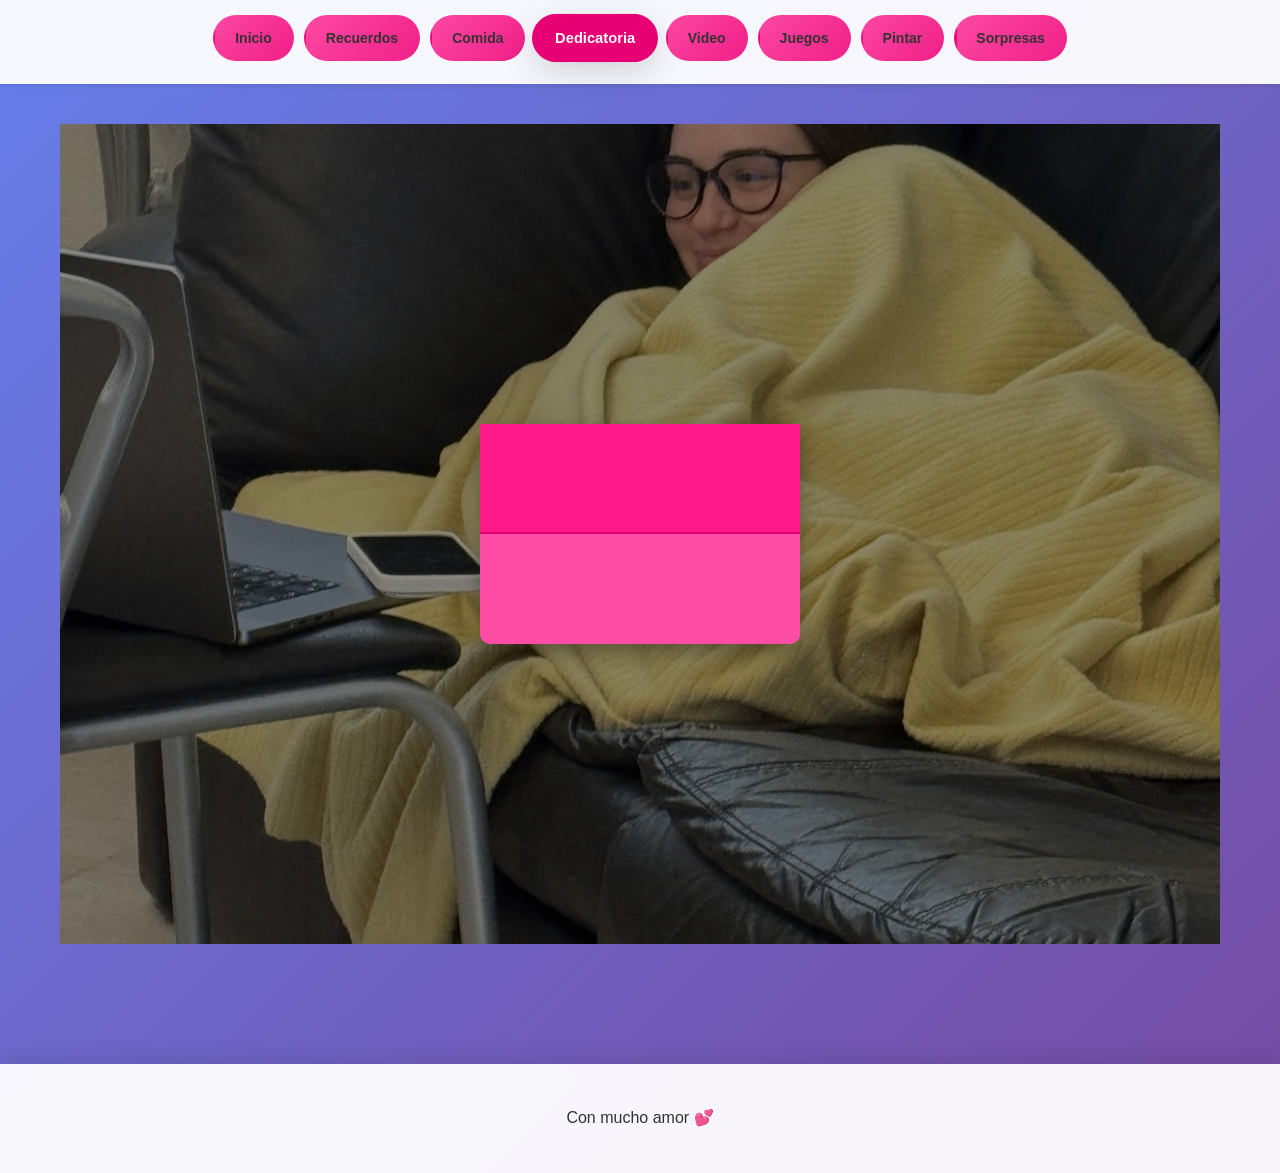
<file: Documents/RegaloC-main/dedicatoria/dedicatoria.html>
<!DOCTYPE html>
<html lang="es">
<head>
  <meta charset="UTF-8" />
  <meta name="viewport" content="width=device-width, initial-scale=1.0" />
  <title>Dedicatoria ❤️</title>
  <link rel="preconnect" href="https://fonts.googleapis.com">
  <link rel="preconnect" href="https://fonts.gstatic.com" crossorigin>
  <link href="https://fonts.googleapis.com/css2?family=Lora&display=swap" rel="stylesheet">

  <link rel="stylesheet" href="../css/global.css" />
  <link rel="stylesheet" href="../css/pages/dedicatoria.css" />
</head>
<body>
  <header>
    <nav>
      <ul>
        <li><a href="../index.html">Inicio</a></li>
        <li><a href="../recuerdos/recuerdos.html">Recuerdos</a></li>
        <li><a href="../comida/comida.html">Comida</a></li>
        <li><a href="../dedicatoria/dedicatoria.html" class="active">Dedicatoria</a></li>
        <li><a href="../video/video.html">Video</a></li>
        <li><a href="../juegos/juegos.html">Juegos</a></li>
        <li><a href="../pintar/pintar.html">Pintar</a></li>
        <li><a href="../extras/extras.html">Sorpresas</a></li>
      </ul>
    </nav>
  </header>

  <main>
    <section class="dedicatoria">
      
      <div class="envelope">
        <div class="flap"></div>
      </div>

      <div class="letter">
        <span class="close-letter">&times;</span>
        <h2>💌 Para vos</h2>
        <p id="dedicatoria-text">
            Carta para C<br>
            Hola C,<br>
            Hoy es 26 de agosto de 2025 y justo nos acabamos de “pelear” porque, como un boludo, te dije que “no éramos nada”.
            Qué pelotudo fui. Igual, admito que me causa gracia molestarte (perdón 😁). Es mi love language, jejeje.<br>
            Quería aprovechar este momento para empezar esta cartita, que asumo vas a estar leyendo el día de tu cumpleaños: tranquila, feliz, rodeada de todos los que te queremos… 
            y conmigo, que te amo con el alma.<br>
            Si hoy me preguntaras “qué somos”, te diría que no lo sé, porque la verdad es que no puedo decidirlo. Sos todo. En tan poco tiempo te volviste mi mundo entero. 
            Llegaste para mostrarme lo que realmente me merezco, lo que es el amor puro y verdadero. Y quién sabe… ojalá algún día pueda acompañarte en tu vida como “mi hombre”.<br>
            Me acuerdo de lo que me dijo la médica en el consultorio 7: “Cerrá los ojos y confiá, porque la fidelidad es de uno. No te fijes en el otro, fijate en lo fiel que sos vos”.
            Y sabiendo eso, quiero que sepas que estoy dispuesto a lo que sea con vos y por vos.<br>
            Muchas veces me pregunto cómo fue que terminamos acá, así, juntos en este momento. Y no le encuentro una explicación exacta.
            Pero hay algo que sí sé: cada TikTok que te mando representa lo que siento. Y eso es conexión. Con vos encontré esa conexión que no tengo con nadie más.<br>
            Siento que cada día nos volvemos más unidos, que se va perdiendo ese miedo o ese tabú de decir “che, loco, quiero que seas mi novia” o “te voy a robar”.
            Antes ni en pedo me hubiese animado a decírtelo por miedo a asustarte, pero la primera vez que lo hice y vi que era mutuo, entendí que vos también lo querías. Amooooor.<br>
            Quiero que sepas que te amo como a nadie. Que, por más tibio que parezca, daría la vida por vos. Que jamás permitiría que alguien te lastime. Que sos mi todo, y nunca me voy a alejar de vos.
            Y si la vida, por alguna razón, nos llegara a separar, siempre vas a ser la dueña de mi corazón. Porque te lo merecés, porque te lo ganaste.<br>
            Algo que siempre me hace pensar en vos es ese día en la Facultad de Derecho, cuando yo estaba tan mal anímicamente y te pregunté: “¿Por qué te seguís quedando conmigo?”.
            Y vos nunca me soltaste la mano. Eso es único. En las buenas y en las malas, en la salud y en la enfermedad. De eso se trata la vida al fin y al cabo.
            Y sin ser “nada”, lo fuimos y lo somos TODO.<br>
            Otro momento muy gracioso y lindo fue cuando caí de sorpresa hace poco a Fentos y me trataron de ladrón. Ese viejo hijo de puta me arruinó la sorpresa 😂. 
            Pero bueno, es algo que algún día le vamos a contar a nuestros hijos como una linda anécdota.<br>
            Algo que deseo con el alma es que sigamos conociéndonos, que sigamos confiando el uno en el otro. Algo que me dijiste desde el primer día es que vos no confiás en NADIE, en ningún hombre.
            Pero yo llegué para cambiar eso. Yo voy a lograr que pongas las manos en el fuego por mí, porque voy a ser el hombre más fiel del mundo si es por vos.
            Me hacés muy feliz y me llenás el alma de amor y alegría. Nunca te cambiaría por nada, y te lo voy a demostrar.<br>
            Es increíble cómo un abrazo tuyo (algo tan simple y tan especial) puede hacerme tan, pero tan feliz, como si me hubiera ganado la lotería o como si me dijeran hoy que voy a vivir mucho tiempo.
            Tus abrazos, tus besos, tu dedicación hacia mí, tu cariño, tus “te extraño”, tus “te amo”… todo lo que sale de tu boca es perfecto.
            Todo lo que hacés por mí es perfecto. Ayer, por ejemplo, que estaba enfermo y me mandaste Bananita Dolca y miel… o sea, ¿qué te pasa? 😍<br>
            Justo ahora escuché un TikTok muy bueno y en un momento decía: “Quizás un abrazo no cure todo, pero a veces alcanza para que el mundo, aunque sea por un segundo, vuelva a estar en su lugar”.
            Y no puedo dejar de pensar en vos cuando lo escucho.<br>
            No quiero que se haga muy larga y densa, pero te quiero escribir un #poema:<br>
            ⸻ <br>
            “Y no digo que mis ojos sean los correctos, pero en ellos definitivamente sos arte.<br> 
            Si te vieras con mis ojos, verías todo lo que yo anhelo darte.<br>
            Verías que sos una obra en un museo donde nadie tiene permitido tocarte, donde solo pueden mirarte.<br>
            Donde cualquiera que pase al lado se quedaría horas solo para contemplarte.<br>
            Donde no solo frenarían a apreciarte, sino que se quedarían con ganas de la obra adueñarse.<br>
            Sos tal obra de arte que cualquiera querría tocarte.<br>
            Sos la pieza por la que cumpliría condena al elegir robarte. Daría todo por amarte.<br>
            Te elegiría para que fueras mujer, compañera o amante. <br>
            Para compartir horas o, al pasar, algo contarte y tener el privilegio de escuchar tu voz aunque solo fuera por un instante.<br>
            Si tan solo pudieras, con mis ojos, divisarte, verías los colores de tu risa al mirarte.<br>
            Disfrutarías la melodía de tu voz al escucharte y no tendrías ni un motivo para siquiera empezar a intentar juzgarte.<br>
            Sos tal obra de arte que pareciera como si todo en el mundo existiera solo para admirarte.<br>
            Si tan solo pudieras, con mis ojos, apreciarte, no solo verías que sos una pieza de arte aparte,
            sino que te darías cuenta de todo lo que generás con tan solo un segundo presenciarte.<br>
            Y espero no cansarte, pero si pudieras, con mis ojos, amarte, estoy seguro de que de vos volverías a enamorarte.”<br>
            ⸻ <br>
            Hoy es Martes 2 de septiembre, me acabas hacer pasar el mejor cumpleaños de mi vida, y gracias a esto y a miles de cosas más es que me doy cuenta que al lado tuyo soy quien quiero ser para siempre,
            porque sacas lo mejor de mí, y como vos tuviste tus 11 razones yo aprovecho y me copio y te voy a dar mis 11 razones y así seríamos nuestro 11 11:<br>
            ◦ Tu forma de ver los problemas.<br>
            ◦ Tus ojos y el lunar tan único que tenes, que con solo con verme me pierdo.<br>
            ◦ Tu sonrisa que es tan perfecta que asusta.<br>
            ◦ Tu nariz que es tan perfecta que hasta cuando la fruncís me dan ganas de morfarte.<br>
            ◦ Tu corazón tan puro y perfecto, que todavía no entiendo cómo puede entrar en ese cuerpecito. (por ahí está adentro de las tetas por eso son tan grandes)<br>
            ◦ Que saques lo mejor de mí en todos los aspectos.<br>
            ◦ Que me protejas, me aconsejes y me acompañes en cada paso que doy.<br>
            ◦ Que seas tan incondicional (no me estoy copiando).<br>
            ◦ Que cada acto sea tan puro y con toda tu dedicación. <br>
            ◦ Que te fijes en cada detalle, que anotes y te preocupes por cada milímetro de todo. <br>
            ◦ Que nuestra conexión sean tan única e inigualable.<br>
            Así y mucho más, podría darte 101 razones por las cuales te elijo día a día.<br>
            Ojalá y le pido a dios esta historia pueda ser contada a nuestros bisnietos como una aventura que empezó siendo una locura, pero que venció todo tiempo de adversidades.
            Ojalá esto sea el comienzo de la mejor historia que se haya escuchado, y ojalá que pueda pasar el resto de mis días con vos.
          </p>
      </div>

    </section>
  </main>

  <footer>
    <p>Con mucho amor 💕</p>
  </footer>

  <script src="../js/core.js"></script>
  <script src="../js/dedicatoria.js"></script>
  <script src="../js/main.js"></script>

</body>
</html>
</file>
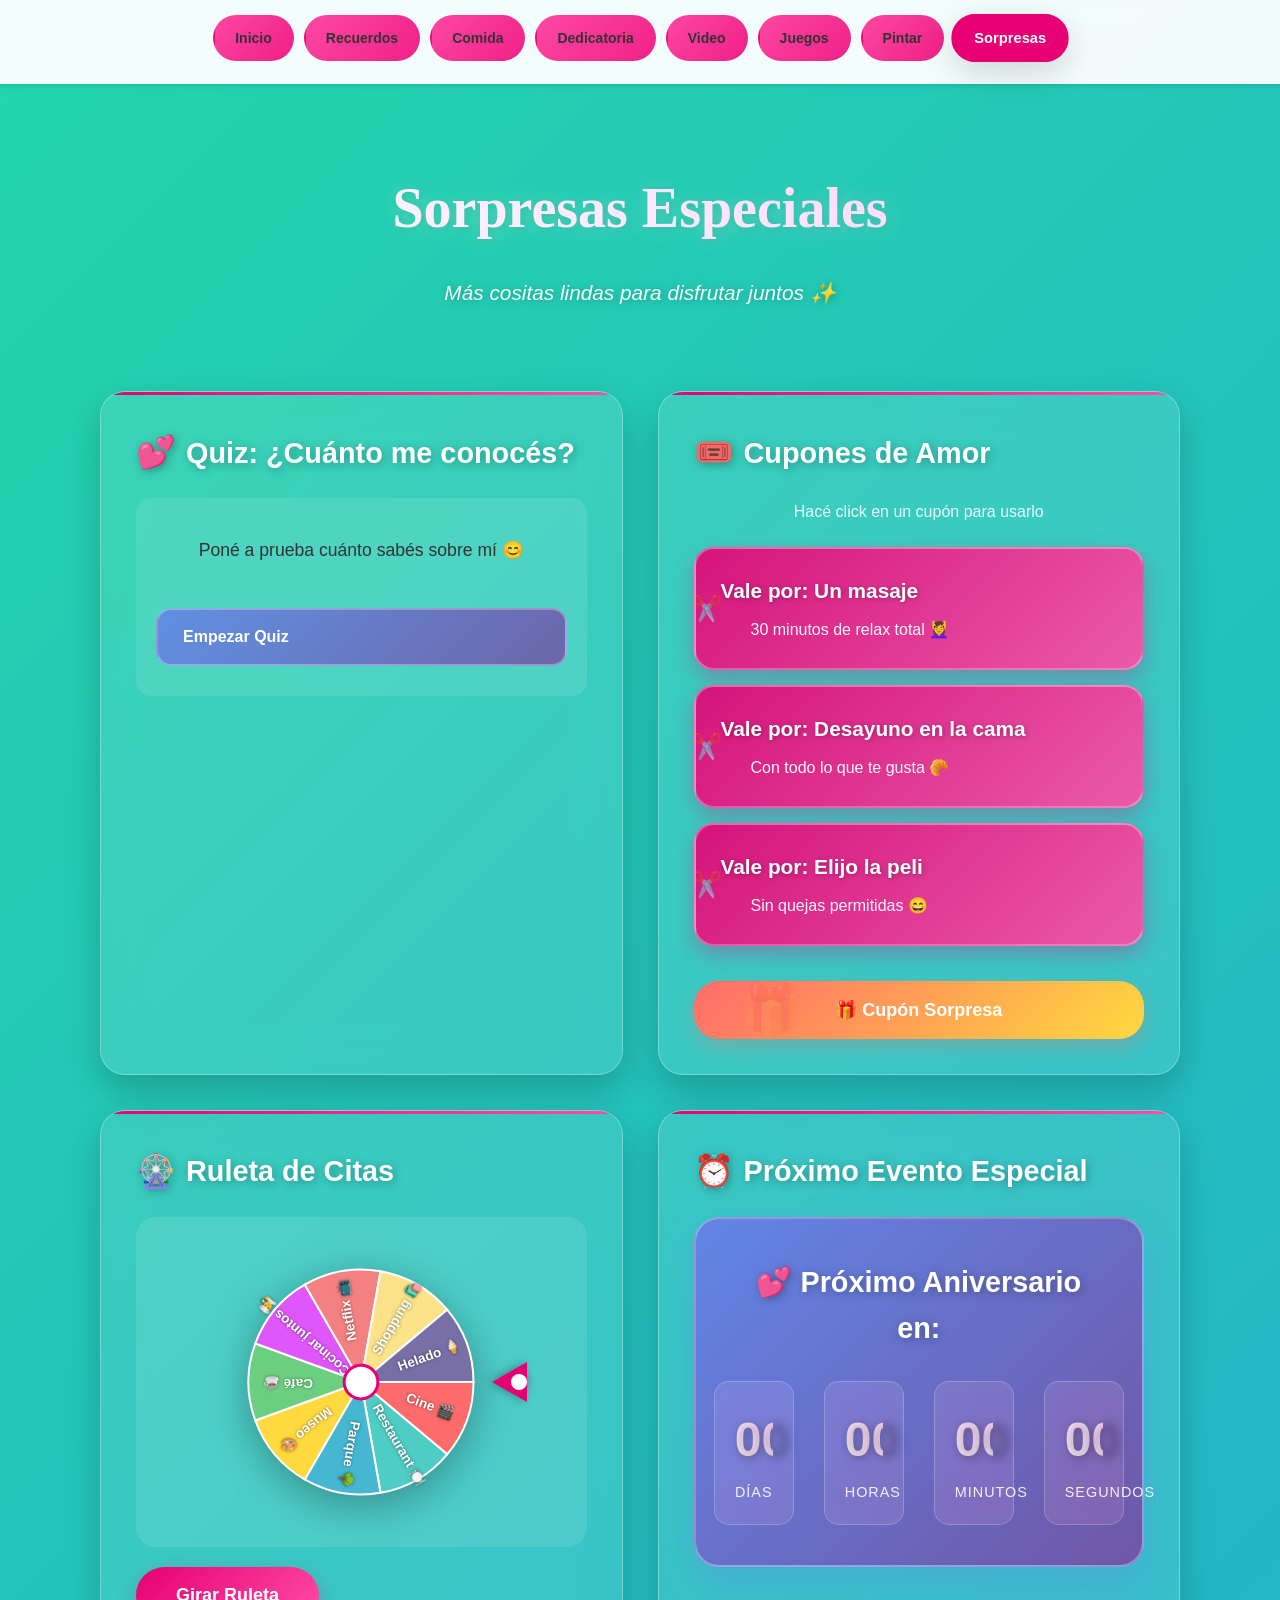
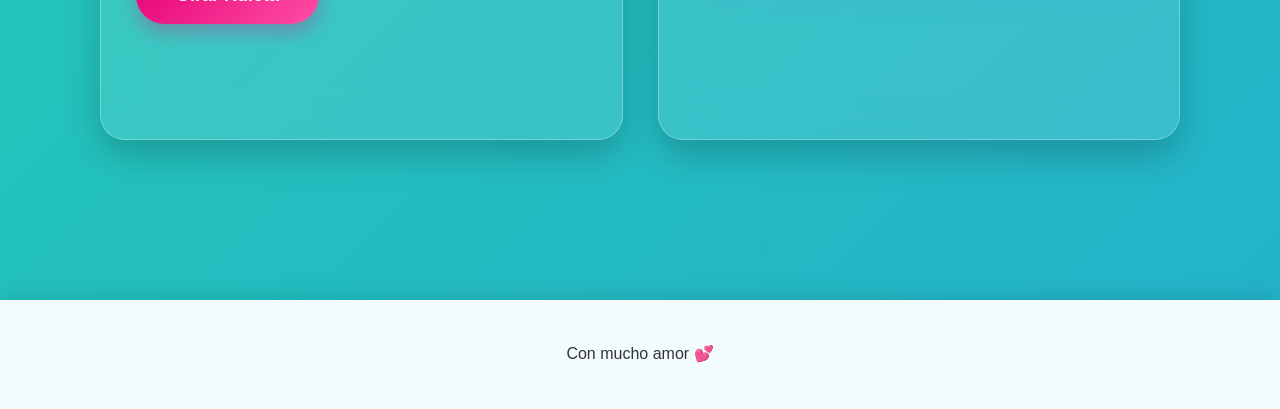
<file: Documents/RegaloC-main/extras/extras.html>
<!DOCTYPE html>
<html lang="es">
<head>
  <meta charset="UTF-8">
  <meta name="viewport" content="width=device-width, initial-scale=1.0">
  <title>Sorpresas Especiales 💝</title>
  <link rel="stylesheet" href="../css/global.css">
  <style>
    /* ============================================
       ESTILOS MEJORADOS - DISEÑO HERMOSO
       ============================================ */
    
    /* Fondo animado */
    body {
      background: linear-gradient(-45deg, #ee7752, #e73c7e, #23a6d5, #23d5ab);
      background-size: 400% 400%;
      animation: gradientShift 15s ease infinite;
      min-height: 100vh;
    }
    
    @keyframes gradientShift {
      0% { background-position: 0% 50%; }
      50% { background-position: 100% 50%; }
      100% { background-position: 0% 50%; }
    }
    
    /* Título principal mejorado */
    main h1 {
      font-size: 3.5rem;
      text-align: center;
      background: linear-gradient(45deg, #fff, #ffccf9);
      -webkit-background-clip: text;
      background-clip: text;
      -webkit-text-fill-color: transparent;
      text-shadow: 2px 2px 20px rgba(255, 255, 255, 0.3);
      margin: 40px 0 20px 0;
      animation: float 3s ease-in-out infinite;
    }
    
    @keyframes float {
      0%, 100% { transform: translateY(0); }
      50% { transform: translateY(-10px); }
    }
    
    .intro-text {
      text-align: center;
      font-size: 1.3rem;
      color: rgba(255, 255, 255, 0.95);
      margin-bottom: 40px;
      font-style: italic;
      text-shadow: 1px 1px 10px rgba(0, 0, 0, 0.3);
    }
    
    /* Grid mejorado */
    .extras-grid {
      display: grid;
      grid-template-columns: repeat(auto-fit, minmax(350px, 1fr));
      gap: 35px;
      padding: 40px;
      max-width: 1400px;
      margin: 0 auto;
    }
    
    /* Cards mejoradas con glassmorphism */
    .extra-card {
      background: rgba(255, 255, 255, 0.1);
      backdrop-filter: blur(20px);
      -webkit-backdrop-filter: blur(20px);
      border: 1px solid rgba(255, 255, 255, 0.3);
      border-radius: 25px;
      padding: 35px;
      box-shadow: 0 15px 35px rgba(0, 0, 0, 0.2);
      transition: all 0.4s cubic-bezier(0.175, 0.885, 0.32, 1.275);
      position: relative;
      overflow: hidden;
    }
    
    .extra-card::before {
      content: '';
      position: absolute;
      top: 0;
      left: 0;
      right: 0;
      height: 3px;
      background: linear-gradient(90deg, #e60073, #ff4da6, #e60073);
      background-size: 200% 100%;
      animation: shimmer 3s infinite;
    }
    
    @keyframes shimmer {
      0% { background-position: -200% 0; }
      100% { background-position: 200% 0; }
    }
    
    .extra-card:hover {
      transform: translateY(-10px) scale(1.02);
      box-shadow: 0 20px 50px rgba(230, 0, 115, 0.3);
      background: rgba(255, 255, 255, 0.15);
    }
    
    .extra-card h3 {
      color: #fff;
      font-size: 1.8rem;
      margin-bottom: 20px;
      text-shadow: 2px 2px 10px rgba(0, 0, 0, 0.3);
      display: flex;
      align-items: center;
      gap: 10px;
    }
    
    .extra-card h3::before {
      content: attr(data-emoji);
      font-size: 2rem;
      animation: bounce 2s infinite;
    }
    
    @keyframes bounce {
      0%, 100% { transform: translateY(0); }
      50% { transform: translateY(-10px); }
    }
    
    /* QUIZ MEJORADO */
    .quiz-container {
      padding: 20px;
      background: rgba(255, 255, 255, 0.1);
      border-radius: 15px;
      margin-top: 20px;
    }
    
    #quiz-question {
      min-height: 80px;
      display: flex;
      align-items: center;
      justify-content: center;
      color: white;
      font-size: 1.1rem;
    }
    
    .quiz-btn, .quiz-option-btn {
      width: 100%;
      padding: 18px 25px;
      margin: 10px 0;
      background: linear-gradient(135deg, rgba(102, 126, 234, 0.8), rgba(118, 75, 162, 0.8));
      color: white;
      border: 2px solid rgba(255, 255, 255, 0.3);
      border-radius: 15px;
      font-size: 16px;
      font-weight: 600;
      cursor: pointer;
      transition: all 0.3s ease;
      text-align: left;
      position: relative;
      overflow: hidden;
    }
    
    .quiz-btn::before, .quiz-option-btn::before {
      content: '';
      position: absolute;
      top: 50%;
      left: 50%;
      width: 0;
      height: 0;
      background: rgba(255, 255, 255, 0.3);
      border-radius: 50%;
      transform: translate(-50%, -50%);
      transition: width 0.6s, height 0.6s;
    }
    
    .quiz-btn:hover::before, .quiz-option-btn:hover::before {
      width: 300px;
      height: 300px;
    }
    
    .quiz-btn:hover, .quiz-option-btn:hover {
      transform: translateX(10px);
      box-shadow: 0 10px 25px rgba(102, 126, 234, 0.4);
      border-color: rgba(255, 255, 255, 0.6);
    }
    
    /* CUPONES MEJORADOS */
    .coupon {
      background: linear-gradient(135deg, rgba(230, 0, 115, 0.9), rgba(255, 77, 166, 0.9));
      color: white;
      padding: 25px;
      border-radius: 20px;
      margin: 15px 0;
      position: relative;
      overflow: hidden;
      cursor: pointer;
      transition: all 0.3s ease;
      border: 2px solid rgba(255, 255, 255, 0.3);
      box-shadow: 0 8px 20px rgba(230, 0, 115, 0.3);
    }
    
    .coupon::before {
      content: "✂️";
      position: absolute;
      left: -5px;
      top: 50%;
      transform: translateY(-50%);
      font-size: 25px;
      opacity: 0.7;
    }
    
    .coupon::after {
      content: '';
      position: absolute;
      top: 0;
      left: -100%;
      width: 100%;
      height: 100%;
      background: linear-gradient(90deg, transparent, rgba(255, 255, 255, 0.3), transparent);
      transition: left 0.5s;
    }
    
    .coupon:hover::after {
      left: 100%;
    }
    
    .coupon:hover {
      transform: translateY(-5px) scale(1.02);
      box-shadow: 0 12px 30px rgba(230, 0, 115, 0.4);
    }
    
    .coupon-title {
      font-size: 1.3em;
      font-weight: bold;
      margin-bottom: 10px;
      text-shadow: 1px 1px 5px rgba(0, 0, 0, 0.3);
    }
    
    .coupon-desc {
      font-size: 1em;
      opacity: 0.95;
      margin-left: 30px;
    }
    
    .coupon.used {
      opacity: 0.5;
      text-decoration: line-through;
      pointer-events: none;
      filter: grayscale(0.8);
    }
    
    /* BOTÓN CUPÓN SORPRESA */
    .generate-coupon-btn {
      width: 100%;
      margin-top: 20px;
      padding: 18px 30px;
      background: linear-gradient(135deg, #ff6b6b, #ffd93d);
      color: white;
      border: none;
      border-radius: 25px;
      font-size: 18px;
      font-weight: bold;
      cursor: pointer;
      transition: all 0.3s ease;
      box-shadow: 0 8px 20px rgba(255, 107, 107, 0.3);
      position: relative;
      overflow: hidden;
    }
    
    .generate-coupon-btn::before {
      content: '🎁';
      position: absolute;
      font-size: 50px;
      opacity: 0.1;
      top: 50%;
      left: 10%;
      transform: translateY(-50%);
    }
    
    .generate-coupon-btn:hover {
      transform: scale(1.05);
      box-shadow: 0 10px 30px rgba(255, 107, 107, 0.4);
    }
    
    /* RULETA MEJORADA */
    .wheel-container {
      position: relative;
      display: flex;
      flex-direction: column;
      align-items: center;
      padding: 20px;
      background: rgba(255, 255, 255, 0.1);
      border-radius: 20px;
      margin-top: 20px;
    }
    
    #wheel-canvas {
      display: block;
      margin: 20px auto;
      filter: drop-shadow(0 10px 20px rgba(0, 0, 0, 0.3));
      cursor: pointer;
      transition: transform 0.3s ease;
    }
    
    #wheel-canvas:hover {
      transform: scale(1.05);
    }
    
    /* Indicador de la ruleta FIJO */
    .wheel-pointer {
      position: absolute;
      top: 50%;
      right: 60px;
      transform: translateY(-50%);
      width: 0;
      height: 0;
      border-top: 20px solid transparent;
      border-bottom: 20px solid transparent;
      border-right: 35px solid #e60073;
      filter: drop-shadow(-3px 0 5px rgba(0, 0, 0, 0.3));
      z-index: 10;
    }
    
    .wheel-pointer::after {
      content: '';
      position: absolute;
      right: -35px;
      top: -8px;
      width: 16px;
      height: 16px;
      background: white;
      border-radius: 50%;
      box-shadow: 0 0 10px rgba(230, 0, 115, 0.5);
    }
    
    .spin-btn {
      margin-top: 20px;
      padding: 18px 40px;
      background: linear-gradient(135deg, #e60073, #ff4da6);
      color: white;
      border: none;
      border-radius: 30px;
      font-size: 18px;
      font-weight: bold;
      cursor: pointer;
      transition: all 0.3s ease;
      box-shadow: 0 8px 20px rgba(230, 0, 115, 0.3);
      animation: pulse 2s infinite;
    }
    
    @keyframes pulse {
      0%, 100% { transform: scale(1); }
      50% { transform: scale(1.05); }
    }
    
    .spin-btn:hover {
      transform: scale(1.1);
      box-shadow: 0 10px 30px rgba(230, 0, 115, 0.4);
    }
    
    .spin-btn:active {
      transform: scale(0.95);
    }
    
    #wheel-result {
      margin-top: 20px;
      padding: 20px;
      min-height: 60px;
      text-align: center;
      color: white;
      font-size: 1.3rem;
      font-weight: bold;
      text-shadow: 2px 2px 10px rgba(0, 0, 0, 0.3);
    }
    
    /* COUNTDOWN MEJORADO */
    .countdown {
      background: linear-gradient(135deg, rgba(102, 126, 234, 0.9), rgba(118, 75, 162, 0.9));
      padding: 40px;
      border-radius: 25px;
      color: white;
      text-align: center;
      box-shadow: 0 15px 35px rgba(102, 126, 234, 0.3);
      border: 2px solid rgba(255, 255, 255, 0.3);
    }
    
    .countdown h4 {
      font-size: 1.8rem;
      margin-bottom: 30px;
      text-shadow: 2px 2px 10px rgba(0, 0, 0, 0.3);
    }
    
    .countdown-numbers {
      display: flex;
      justify-content: center;
      gap: 30px;
      margin-top: 30px;
    }
    
    .countdown-item {
      text-align: center;
      padding: 20px;
      background: rgba(255, 255, 255, 0.1);
      border-radius: 15px;
      backdrop-filter: blur(10px);
      border: 1px solid rgba(255, 255, 255, 0.2);
      min-width: 80px;
    }
    
    .countdown-number {
      font-size: 3rem;
      font-weight: bold;
      display: block;
      text-shadow: 2px 2px 10px rgba(0, 0, 0, 0.3);
      background: linear-gradient(45deg, #fff, #ffccf9);
      -webkit-background-clip: text;
      background-clip: text;
      -webkit-text-fill-color: transparent;
    }
    
    .countdown-label {
      font-size: 0.9rem;
      opacity: 0.9;
      margin-top: 10px;
      text-transform: uppercase;
      letter-spacing: 1px;
    }
    
    /* Responsive */
    @media (max-width: 768px) {
      .extras-grid {
        grid-template-columns: 1fr;
        padding: 20px;
      }
      
      main h1 {
        font-size: 2.5rem;
      }
      
      .countdown-numbers {
        gap: 15px;
      }
      
      .countdown-item {
        min-width: 60px;
        padding: 15px 10px;
      }
      
      .countdown-number {
        font-size: 2rem;
      }
      
      .wheel-pointer {
        right: 30px;
      }
    }
    
    /* Animaciones adicionales */
    @keyframes slideInUp {
      from {
        transform: translateY(50px);
        opacity: 0;
      }
      to {
        transform: translateY(0);
        opacity: 1;
      }
    }
    
    .extra-card {
      animation: slideInUp 0.6s ease-out backwards;
    }
    
    .extra-card:nth-child(1) { animation-delay: 0.1s; }
    .extra-card:nth-child(2) { animation-delay: 0.2s; }
    .extra-card:nth-child(3) { animation-delay: 0.3s; }
    .extra-card:nth-child(4) { animation-delay: 0.4s; }
  </style>
</head>
<body>
  <header>
    <nav>
      <ul>
        <li><a href="../index.html">Inicio</a></li>
        <li><a href="../recuerdos/recuerdos.html">Recuerdos</a></li>
        <li><a href="../comida/comida.html">Comida</a></li>
        <li><a href="../dedicatoria/dedicatoria.html">Dedicatoria</a></li>
        <li><a href="../video/video.html">Video</a></li>
        <li><a href="../juegos/juegos.html">Juegos</a></li>
        <li><a href="../pintar/pintar.html">Pintar</a></li>
        <li><a href="extras.html" class="active">Sorpresas</a></li>
      </ul>
    </nav>
  </header>

  <main>
    <h1>Sorpresas Especiales</h1>
    <p class="intro-text">Más cositas lindas para disfrutar juntos ✨</p>
    
    <div class="extras-grid">
      
      <!-- QUIZ DEL AMOR -->
      <div class="extra-card">
        <h3 data-emoji="💕">Quiz: ¿Cuánto me conocés?</h3>
        <div class="quiz-container">
          <div id="quiz-question">
            <p>Poné a prueba cuánto sabés sobre mí 😊</p>
          </div>
          <div id="quiz-options" class="quiz-options"></div>
          <button class="quiz-btn quiz-start-btn" onclick="startQuiz()">Empezar Quiz</button>
          <div id="quiz-score"></div>
        </div>
      </div>
      
      <!-- CUPONES DE AMOR -->
      <div class="extra-card">
        <h3 data-emoji="🎟️">Cupones de Amor</h3>
        <p style="color: rgba(255,255,255,0.9); text-align: center; margin-bottom: 20px;">
          Hacé click en un cupón para usarlo
        </p>
        <div id="coupons-container">
          <div class="coupon" onclick="useCoupon(this)">
            <div class="coupon-title">Vale por: Un masaje</div>
            <div class="coupon-desc">30 minutos de relax total 💆‍♀️</div>
          </div>
          <div class="coupon" onclick="useCoupon(this)">
            <div class="coupon-title">Vale por: Desayuno en la cama</div>
            <div class="coupon-desc">Con todo lo que te gusta 🥐</div>
          </div>
          <div class="coupon" onclick="useCoupon(this)">
            <div class="coupon-title">Vale por: Elijo la peli</div>
            <div class="coupon-desc">Sin quejas permitidas 😄</div>
          </div>
        </div>
        <button class="generate-coupon-btn" onclick="generateRandomCoupon()">
          🎁 Cupón Sorpresa
        </button>
      </div>
      
      <!-- RULETA DE CITAS -->
      <div class="extra-card">
        <h3 data-emoji="🎡">Ruleta de Citas</h3>
        <div class="wheel-container">
          <canvas id="wheel-canvas" width="250" height="250"></canvas>
          <div class="wheel-pointer"></div>
        </div>
        <button class="spin-btn" onclick="spinWheel()">Girar Ruleta</button>
        <div id="wheel-result"></div>
      </div>
      
      <!-- CUENTA REGRESIVA -->
      <div class="extra-card">
        <h3 data-emoji="⏰">Próximo Evento Especial</h3>
        <div class="countdown">
          <h4>💕 Próximo Aniversario en:</h4>
          <div class="countdown-numbers">
            <div class="countdown-item">
              <span class="countdown-number" id="days">00</span>
              <span class="countdown-label">Días</span>
            </div>
            <div class="countdown-item">
              <span class="countdown-number" id="hours">00</span>
              <span class="countdown-label">Horas</span>
            </div>
            <div class="countdown-item">
              <span class="countdown-number" id="minutes">00</span>
              <span class="countdown-label">Minutos</span>
            </div>
            <div class="countdown-item">
              <span class="countdown-number" id="seconds">00</span>
              <span class="countdown-label">Segundos</span>
            </div>
          </div>
        </div>
      </div>
      
    </div>
  </main>

  <footer>
    <p>Con mucho amor 💕</p>
  </footer>

  <script src="../js/core.js"></script>
  <script src="../js/quiz.js"></script>
  <script src="../js/extras.js"></script>
</body>
</html>
</file>
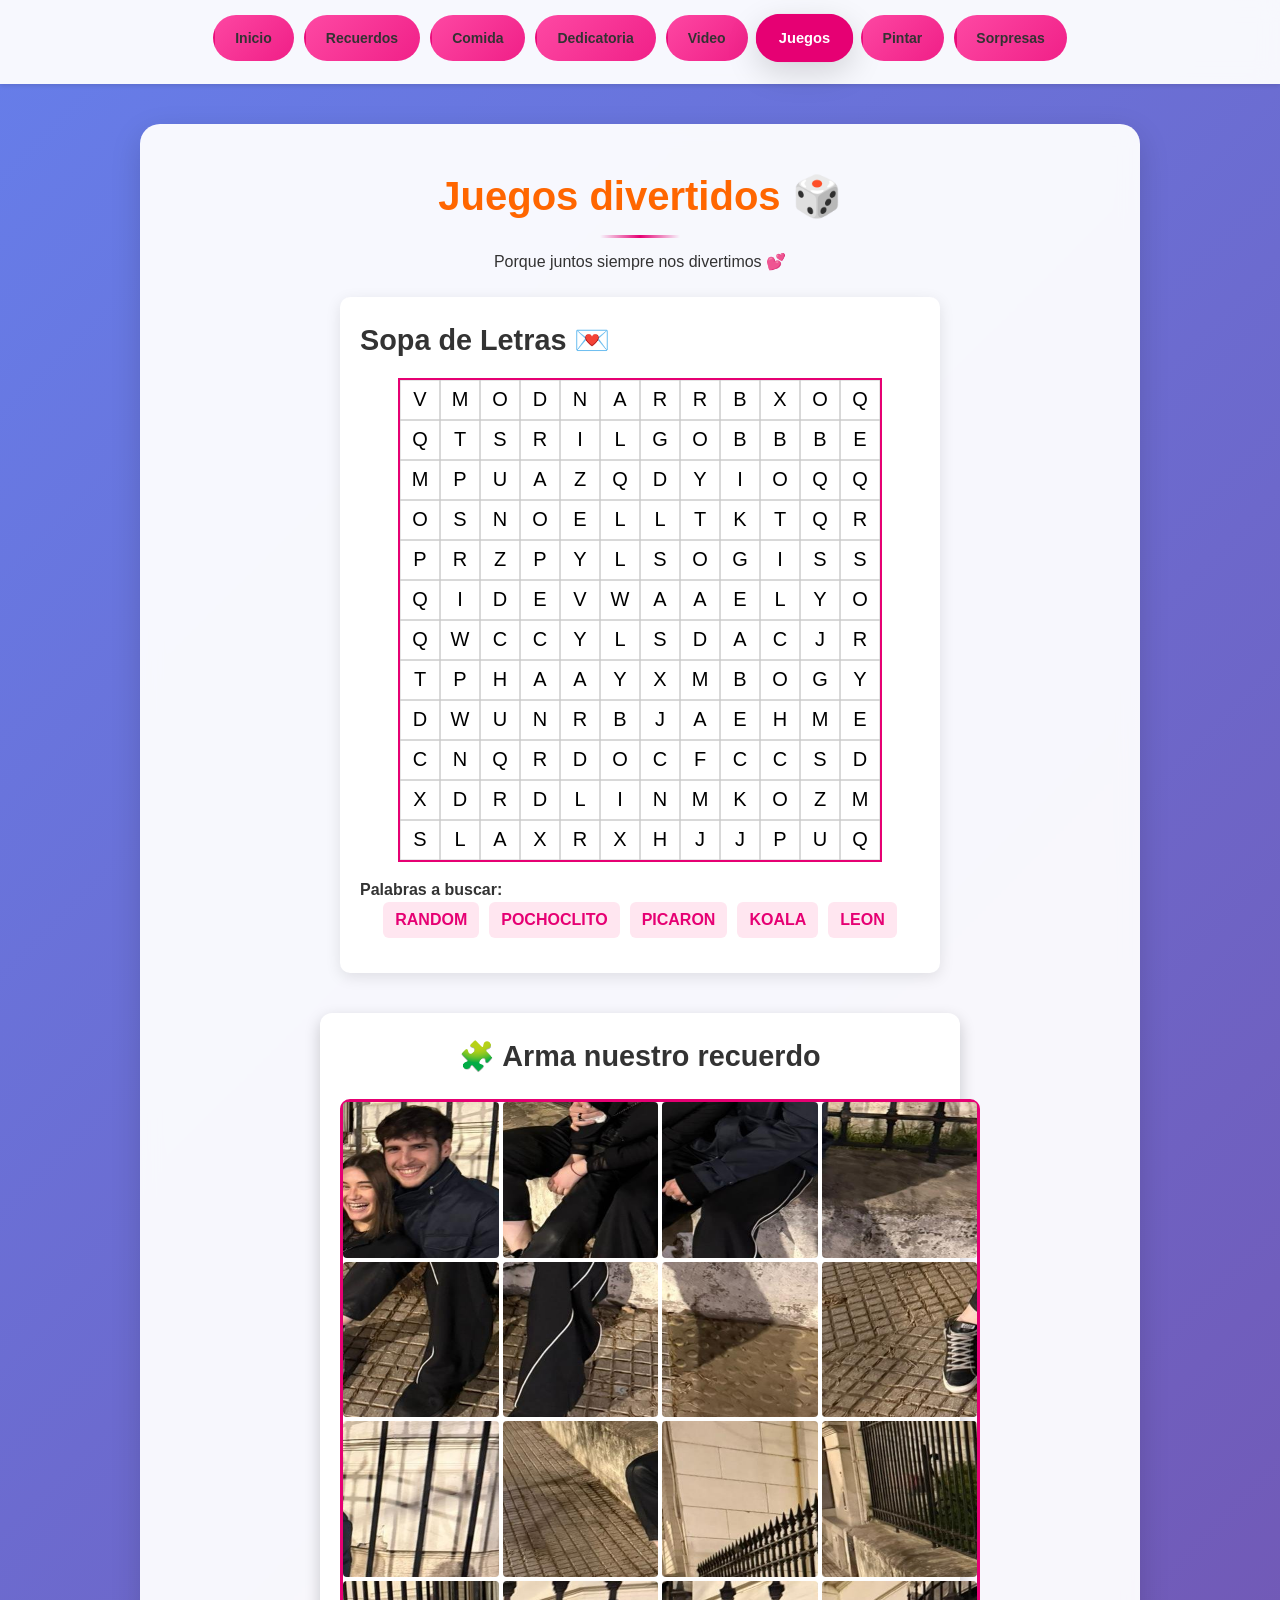
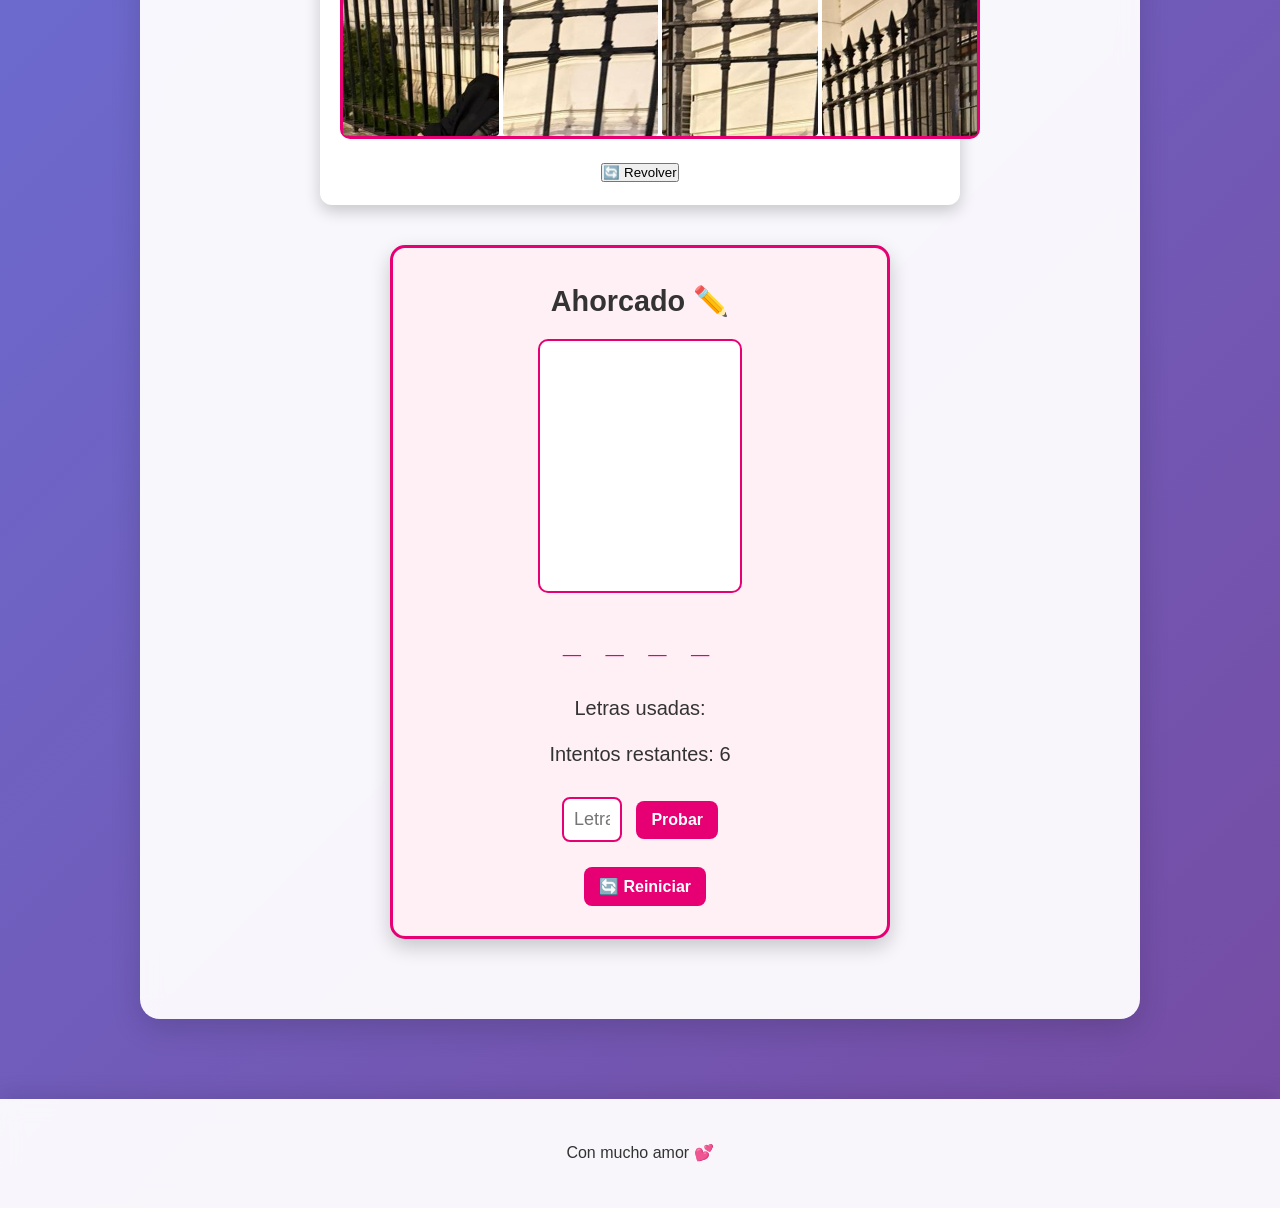
<file: Documents/RegaloC-main/juegos/juegos.html>
<!DOCTYPE html>
<html lang="es">
<head>
  <meta charset="UTF-8">
  <meta name="viewport" content="width=device-width, initial-scale=1.0">
  <title>Juegos divertidos 🎲</title>
  <link rel="stylesheet" href="../css/global.css">
  <link rel="stylesheet" href="../css/pages/juegos.css">
  </head>
<body>
  <header>
    <nav>
      <ul>
        <li><a href="../index.html">Inicio</a></li>
        <li><a href="../recuerdos/recuerdos.html">Recuerdos</a></li>
        <li><a href="../comida/comida.html">Comida</a></li>
        <li><a href="../dedicatoria/dedicatoria.html">Dedicatoria</a></li>
        <li><a href="../video/video.html">Video</a></li>
        <li><a href="../juegos/juegos.html" class="active">Juegos</a></li>
        <li><a href="../pintar/pintar.html">Pintar</a></li>
        <li><a href="../extras/extras.html">Sorpresas</a></li>
      </ul>
    </nav>
  </header>

  <main id="juegos" class="section-container">
    <h2>Juegos divertidos 🎲</h2>
    <p>Porque juntos siempre nos divertimos 💕</p>

    <div id="sopa" class="game-card">
      <h3>Sopa de Letras 💌</h3>
      <canvas id="wordsearch" width="480" height="480"></canvas>
      <h4>Palabras a buscar:</h4>
      <ul id="lista-palabras"></ul>
      <p id="sopa-msg"></p>
    </div>

    <div id="puzzle-container" class="game-card">
      <h3>🧩 Arma nuestro recuerdo</h3>
      <div id="puzzle-board"></div>
      <button id="shuffle-puzzle-btn">🔄 Revolver</button>
    </div>

    <div id="hangman" class="game-card">
      <h3>Ahorcado ✏️</h3>
      <canvas id="hangmanCanvas" width="200" height="250"></canvas>
      <p id="word"></p>
      <p>Letras usadas: <span id="used-letters"></span></p>
      <p>Intentos restantes: <span id="lives"></span></p>
      <div class="hangman-controls">
        <input type="text" id="letterInput" maxlength="1" placeholder="Letra">
        <button id="guess-letter-btn">Probar</button>
      </div>
      <p id="message"></p>
      <button id="restartBtn">🔄 Reiniciar</button>
    </div>
  </main>

  <footer>
    <p>Con mucho amor 💕</p>
  </footer>
  
  <script src="../js/core.js"></script>
  <script src="../js/games.js"></script>
  <script src="../js/main.js"></script>
</body>
</html>
</file>
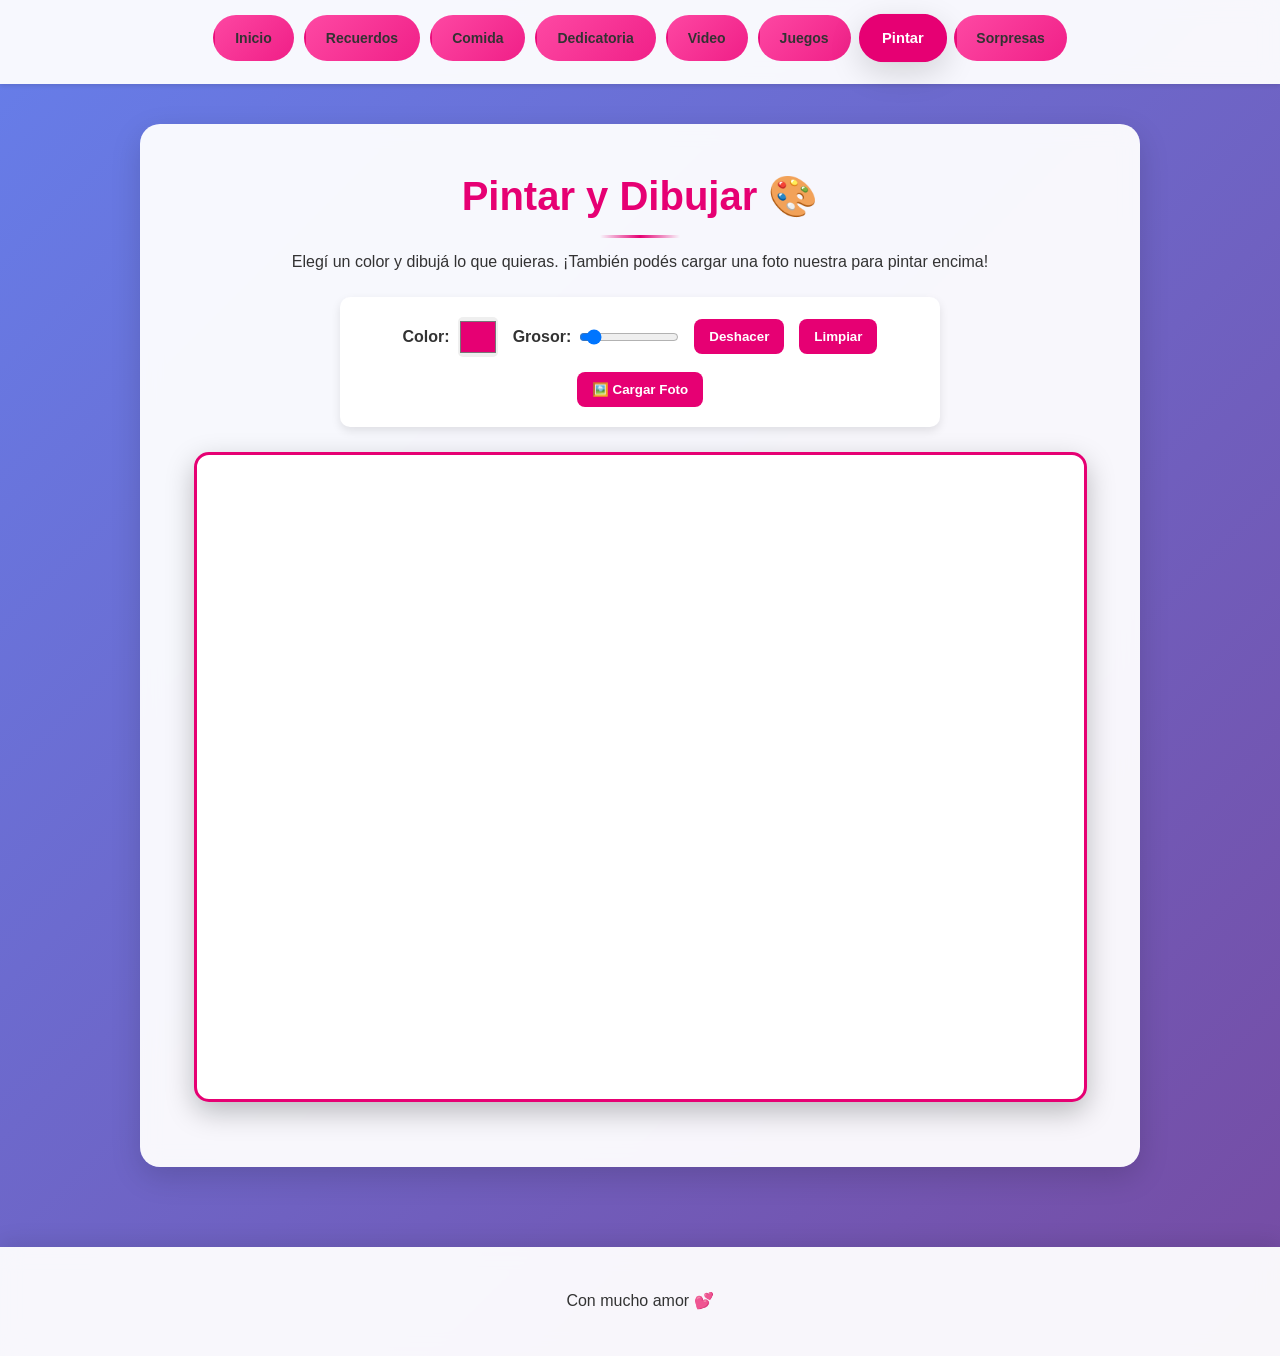
<file: Documents/RegaloC-main/pintar/pintar.html>
<!DOCTYPE html>
<html lang="es">
<head>
  <meta charset="UTF-8">
  <meta name="viewport" content="width=device-width, initial-scale=1.0">
  <title>Pintar y Dibujar 🎨</title>
  <link rel="stylesheet" href="../css/global.css">
  <link rel="stylesheet" href="../css/pages/pintar.css">
</head>
<body>
  <header>
    <nav>
      <ul>
        <li><a href="../index.html">Inicio</a></li>
        <li><a href="../recuerdos/recuerdos.html">Recuerdos</a></li>
        <li><a href="../comida/comida.html">Comida</a></li>
        <li><a href="../dedicatoria/dedicatoria.html">Dedicatoria</a></li>
        <li><a href="../video/video.html">Video</a></li>
        <li><a href="../juegos/juegos.html">Juegos</a></li>
        <li><a href="../pintar/pintar.html" class="active">Pintar</a></li>
        <li><a href="../extras/extras.html">Sorpresas</a></li>
      </ul>
    </nav>
  </header>

  <main id="mandala" class="section-container">
    <h2>Pintar y Dibujar 🎨</h2>
    <p>Elegí un color y dibujá lo que quieras. ¡También podés cargar una foto nuestra para pintar encima!</p>
    
    <div class="paint-controls">
      <label>Color: <input type="color" id="colorPicker" value="#e60073"></label>
      <label>Grosor: <input type="range" id="brushSize" min="2" max="40" value="5"></label>
      <button id="undoBtn">Deshacer</button>
      <button id="clearCanvasBtn">Limpiar</button>
      <input type="file" id="bgImageLoader" accept="image/*" style="display:none;">
      <button id="uploadImageBtn">🖼️ Cargar Foto</button>
    </div>

    <canvas id="paintCanvas"></canvas>
  </main>

  <footer>
    <p>Con mucho amor 💕</p>
  </footer>
  
  <script src="../js/core.js"></script>
  <script src="../js/pintar.js"></script>
  <script src="../js/main.js"></script>
</body>
</html>
</file>
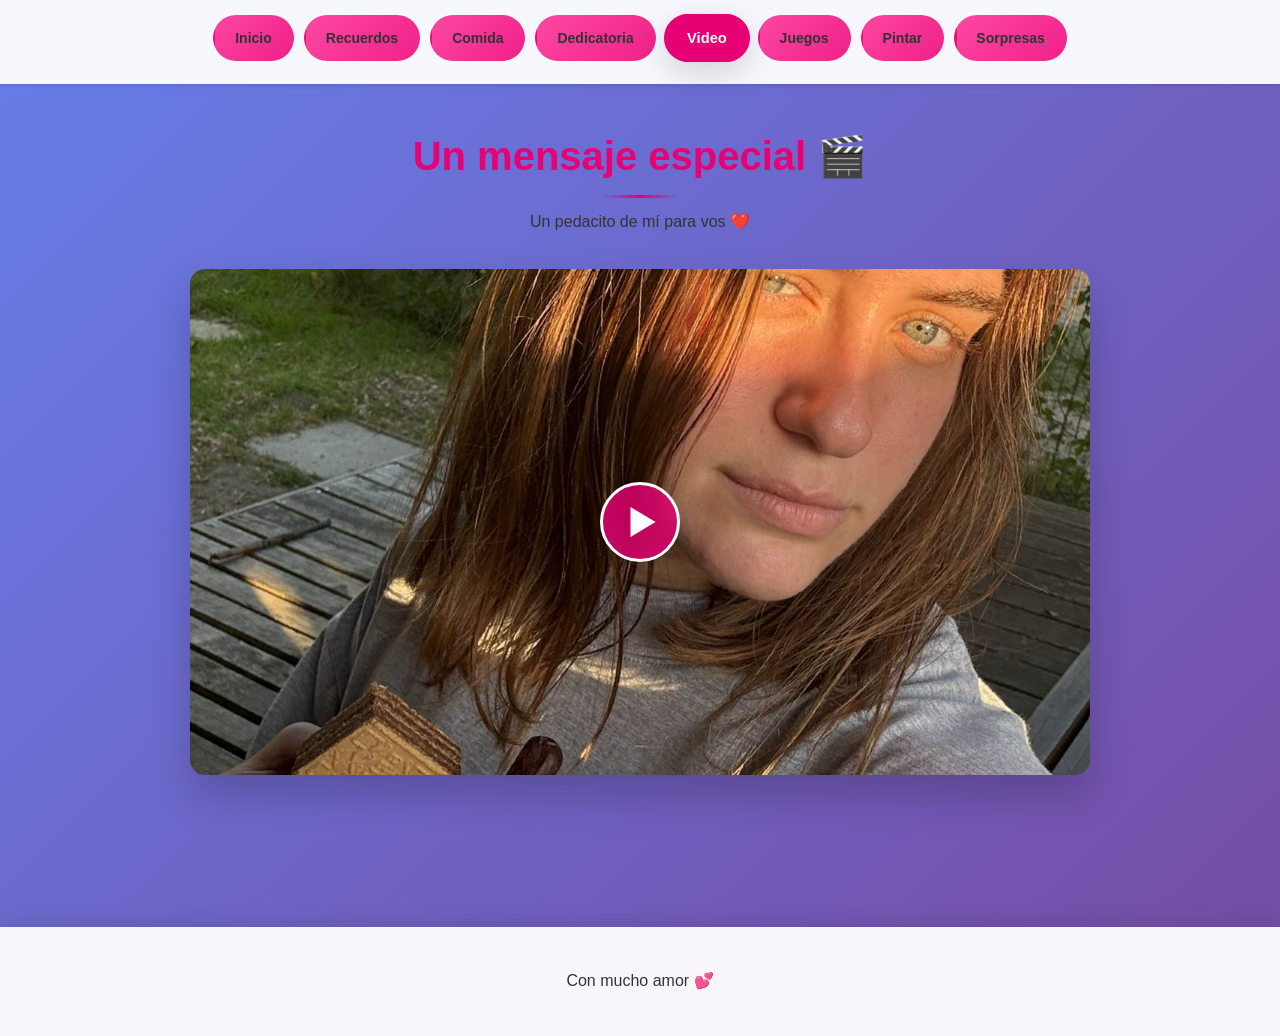
<file: Documents/RegaloC-main/video/video.html>
<!DOCTYPE html>
<html lang="es">
<head>
  <meta charset="UTF-8">
  <meta name="viewport" content="width=device-width, initial-scale=1.0">
  <title>Video especial 🎬</title>
  <link rel="stylesheet" href="../css/global.css">
</head>
<body>
  <header>
    <nav>
      <ul>
        <li><a href="../index.html">Inicio</a></li>
        <li><a href="../recuerdos/recuerdos.html">Recuerdos</a></li>
        <li><a href="../comida/comida.html">Comida</a></li>
        <li><a href="../dedicatoria/dedicatoria.html">Dedicatoria</a></li>
        <li><a href="../video/video.html" class="active">Video</a></li>
        <li><a href="../juegos/juegos.html">Juegos</a></li>
        <li><a href="../pintar/pintar.html">Pintar</a></li>
        <li><a href="../extras/extras.html">Sorpresas</a></li>
      </ul>
    </nav>
  </header>

  <main id="video">
    <h2>Un mensaje especial 🎬</h2>
    <p>Un pedacito de mí para vos ❤️</p>

    <div class="video-container" data-youtube-id="brpSUYWUtd0">
      <img src="../Imagenes_optimizadas/foto79.jpg" class="video-poster" alt="Vista previa del video">
      <div class="play-button"></div>
    </div>
    
  </main>

  <footer>
    <p>Con mucho amor 💕</p>
  </footer>

  <script src="../js/core.js"></script>
</body>
</html>
</file>
<file: Documents/RegaloC-main/css/global.css>
/* =========================================
   CSS GLOBAL - SISTEMA DE DISEÑO UNIFICADO
   ========================================= */

/* =========================================
   VARIABLES CSS - Fácil personalización
   ========================================= */
:root {
  /* Colores principales */
  --primary: #e60073;
  --primary-dark: #cc0066;
  --primary-light: #ff4da6;
  --primary-rgb: 230, 0, 115;
  
  --secondary: #ff6600;
  --secondary-light: #ff8833;
  --secondary-rgb: 255, 102, 0;
  
  /* Fondos y gradientes */
  --bg-gradient: linear-gradient(135deg, #667eea 0%, #764ba2 100%);
  --bg-gradient-pink: linear-gradient(to bottom, #ffdde1, #ee9ca7);
  --bg-card: rgba(255, 255, 255, 0.95);
  
  /* Colores de texto */
  --text-dark: #333;
  --text-light: #666;
  --white: #ffffff;
  
  /* Sombras */
  --shadow-sm: 0 2px 4px rgba(0,0,0,0.1);
  --shadow: 0 10px 30px rgba(0,0,0,0.15);
  --shadow-lg: 0 20px 40px rgba(0,0,0,0.2);
  --shadow-hover: 0 15px 40px rgba(var(--primary-rgb),0.3);
  
  /* Transiciones */
  --transition-fast: all 0.2s ease;
  --transition: all 0.3s cubic-bezier(0.4, 0, 0.2, 1);
  --transition-slow: all 0.6s cubic-bezier(0.4, 0, 0.2, 1);
  
  /* Espaciados */
  --spacing-xs: 0.5rem;
  --spacing-sm: 1rem;
  --spacing-md: 1.5rem;
  --spacing-lg: 2rem;
  --spacing-xl: 3rem;
  
  /* Bordes */
  --radius-sm: 8px;
  --radius: 15px;
  --radius-lg: 20px;
  --radius-full: 50px;
}

/* =========================================
   RESET Y BASE
   ========================================= */
* {
  margin: 0;
  padding: 0;
  box-sizing: border-box;
}

html {
  scroll-behavior: smooth;
}

body {
  font-family: 'Poppins', -apple-system, BlinkMacSystemFont, 'Segoe UI', Arial, sans-serif;
  background: var(--bg-gradient);
  color: var(--text-dark);
  line-height: 1.6;
  overflow-x: hidden;
  min-height: 100vh;
  position: relative;
}

/* Mejora para las fuentes */
@import url('https://fonts.googleapis.com/css2?family=Dancing+Script:wght@700&family=Poppins:wght@300;400;600;700&display=swap');

/* =========================================
   ANIMACIONES GLOBALES
   ========================================= */
@keyframes fadeIn {
  from {
    opacity: 0;
  }
  to {
    opacity: 1;
  }
}

@keyframes fadeInUp {
  from {
    opacity: 0;
    transform: translateY(30px);
  }
  to {
    opacity: 1;
    transform: translateY(0);
  }
}

@keyframes slideDown {
  from {
    transform: translateY(-100%);
    opacity: 0;
  }
  to {
    transform: translateY(0);
    opacity: 1;
  }
}

@keyframes heartbeat {
  0%, 100% {
    transform: scale(1);
  }
  50% {
    transform: scale(1.1);
  }
}

@keyframes pulse {
  0%, 100% {
    transform: scale(1);
    opacity: 1;
  }
  50% {
    transform: scale(1.05);
    opacity: 0.9;
  }
}

@keyframes float {
  0%, 100% {
    transform: translateY(0);
  }
  50% {
    transform: translateY(-10px);
  }
}

@keyframes rotate {
  from {
    transform: rotate(0deg);
  }
  to {
    transform: rotate(360deg);
  }
}

@keyframes shine {
  0% {
    transform: translateX(-100%) rotate(45deg);
    opacity: 0;
  }
  50% {
    opacity: 1;
  }
  100% {
    transform: translateX(100%) rotate(45deg);
    opacity: 0;
  }
}

/* =========================================
   HEADER Y NAVEGACIÓN
   ========================================= */
header {
  background: var(--bg-card);
  backdrop-filter: blur(10px);
  -webkit-backdrop-filter: blur(10px);
  position: sticky;
  top: 0;
  z-index: 1000;
  box-shadow: var(--shadow-sm);
  animation: slideDown 0.6s ease-out;
  transition: var(--transition);
}

header:hover {
  box-shadow: var(--shadow);
}

nav {
  padding: 15px 20px;
}

nav ul {
  display: flex;
  justify-content: center;
  flex-wrap: wrap;
  list-style: none;
  gap: 10px;
  margin: 0;
  padding: 0;
}

nav li {
  margin: 0;
}

nav a {
  display: inline-block;
  padding: 10px 20px;
  text-decoration: none;
  color: var(--text-dark);
  background: linear-gradient(135deg, var(--primary-light), var(--primary));
  background-size: 200% 200%;
  background-position: 0% 50%;
  border-radius: var(--radius-full);
  font-weight: 600;
  font-size: 14px;
  transition: var(--transition);
  position: relative;
  overflow: hidden;
  border: 2px solid transparent;
}

nav a:before {
  content: '';
  position: absolute;
  top: 50%;
  left: 50%;
  width: 0;
  height: 0;
  background: rgba(255,255,255,0.3);
  border-radius: 50%;
  transform: translate(-50%, -50%);
  transition: width 0.6s, height 0.6s;
}

nav a:hover:before {
  width: 150%;
  height: 150%;
}

nav a:hover {
  color: var(--white);
  transform: translateY(-2px);
  box-shadow: var(--shadow-hover);
  background-position: 100% 50%;
}

nav a.active {
  background: var(--primary);
  color: var(--white);
  box-shadow: var(--shadow);
  transform: scale(1.05);
}

/* =========================================
   MAIN Y CONTENEDORES
   ========================================= */
main {
  padding: 40px 20px;
  max-width: 1200px;
  margin: 0 auto;
  min-height: calc(100vh - 200px);
  animation: fadeInUp 0.8s ease-out;
}

.section-container {
  background: var(--bg-card);
  padding: 40px 30px;
  margin: 40px auto;
  border-radius: var(--radius-lg);
  max-width: 1000px;
  box-shadow: var(--shadow);
  backdrop-filter: blur(10px);
  -webkit-backdrop-filter: blur(10px);
  transition: var(--transition);
}

.section-container:hover {
  box-shadow: var(--shadow-lg);
  transform: translateY(-2px);
}

/* =========================================
   TIPOGRAFÍA
   ========================================= */
h1 {
  font-family: 'Dancing Script', cursive;
  font-size: clamp(2.5rem, 5vw, 4rem);
  text-align: center;
  background: linear-gradient(45deg, var(--primary), var(--secondary), var(--primary));
  background-size: 200% 200%;
  -webkit-background-clip: text;
  background-clip: text;
  -webkit-text-fill-color: transparent;
  animation: gradientShift 3s ease infinite, pulse 2s ease-in-out infinite;
  margin-bottom: 30px;
  filter: drop-shadow(2px 2px 4px rgba(0,0,0,0.1));
}

@keyframes gradientShift {
  0%, 100% {
    background-position: 0% 50%;
  }
  50% {
    background-position: 100% 50%;
  }
}

h2 {
  font-size: 2.5em;
  color: var(--primary);
  text-align: center;
  margin-bottom: 20px;
  font-weight: 700;
  position: relative;
  display: inline-block;
  width: 100%;
}

h2:after {
  content: '';
  position: absolute;
  bottom: -10px;
  left: 50%;
  transform: translateX(-50%);
  width: 80px;
  height: 3px;
  background: linear-gradient(90deg, transparent, var(--primary), transparent);
}

h3 {
  font-size: 1.8em;
  color: var(--text-dark);
  margin-bottom: 15px;
  font-weight: 600;
}

p {
  text-align: center;
  line-height: 1.8;
  color: var(--text-dark);
  margin-bottom: 15px;
}

/* =========================================
   ELEMENTOS ESPECIALES
   ========================================= */

/* Intro text */
.intro-text {
  text-align: center;
  font-size: 1.2rem;
  color: var(--white);
  margin-bottom: 30px;
  font-style: italic;
  opacity: 0;
  animation: fadeIn 1s ease-out 0.5s forwards;
  text-shadow: 2px 2px 4px rgba(0,0,0,0.3);
}

/* Typewriter */
.typewriter {
  font-size: 1.3rem;
  color: var(--white);
  font-weight: 600;
  text-align: center;
  margin: 30px auto;
  max-width: fit-content;
  position: relative;
  background: rgba(255, 255, 255, 0.1);
  padding: 15px 30px;
  border-radius: var(--radius-full);
  backdrop-filter: blur(10px);
  -webkit-backdrop-filter: blur(10px);
  box-shadow: 0 8px 32px 0 rgba(31, 38, 135, 0.37);
  border: 1px solid rgba(255, 255, 255, 0.18);
}

.typewriter:after {
  content: '|';
  position: absolute;
  animation: blink 1s infinite;
  color: var(--primary);
  font-weight: bold;
}

@keyframes blink {
  0%, 49% {
    opacity: 1;
  }
  50%, 100% {
    opacity: 0;
  }
}

/* Love message */
.love-msg {
  font-family: 'Dancing Script', cursive;
  font-size: 1.8rem;
  color: var(--primary);
  text-align: center;
  margin: 20px 0;
  animation: heartbeat 2s infinite;
  text-shadow: 2px 2px 4px rgba(0,0,0,0.1);
}

/* =========================================
   CARRUSEL
   ========================================= */
.carousel {
  position: relative;
  width: 100%;
  max-width: 1000px;
  height: 500px;
  margin: 50px auto;
  border-radius: var(--radius-lg);
  overflow: hidden;
  box-shadow: 0 25px 50px -12px rgba(0, 0, 0, 0.25);
  background: linear-gradient(135deg, #667eea 0%, #764ba2 100%);
}

.carousel img {
  position: absolute;
  width: 100%;
  height: 100%;
  object-fit: contain;
  opacity: 0;
  transition: opacity 1s ease-in-out, transform 1s ease-in-out;
}

.carousel img.active {
  opacity: 1;
  transform: scale(1);
}

/* =========================================
   GALERÍA
   ========================================= */
.gallery {
  display: grid;
  grid-template-columns: repeat(auto-fit, minmax(250px, 1fr));
  gap: 25px;
  padding: 40px 20px;
}

.gallery img {
  width: 100%;
  height: 300px;
  object-fit: cover;
  border-radius: var(--radius);
  cursor: pointer;
  transition: var(--transition);
  box-shadow: var(--shadow-sm);
}

.gallery img:hover {
  transform: translateY(-5px) scale(1.02);
  box-shadow: var(--shadow-hover);
}

/* =========================================
   CARDS
   ========================================= */
.cards-container {
  display: grid;
  grid-template-columns: repeat(auto-fit, minmax(280px, 1fr));
  gap: 30px;
  margin: 60px auto;
  padding: 20px;
}

.card {
  background: var(--bg-card);
  backdrop-filter: blur(10px);
  -webkit-backdrop-filter: blur(10px);
  border-radius: var(--radius-lg);
  padding: 30px;
  text-align: center;
  position: relative;
  overflow: hidden;
  cursor: pointer;
  transition: var(--transition);
  box-shadow: var(--shadow);
  border: 1px solid rgba(255, 255, 255, 0.18);
}

.card:before {
  content: '';
  position: absolute;
  top: -50%;
  left: -50%;
  width: 200%;
  height: 200%;
  background: linear-gradient(45deg, transparent, rgba(var(--primary-rgb), 0.3), transparent);
  transform: rotate(45deg) translateY(-100%);
  transition: transform 0.6s;
}

.card:hover:before {
  transform: rotate(45deg) translateY(100%);
}

.card:hover {
  transform: translateY(-10px) scale(1.02);
  box-shadow: var(--shadow-hover);
}

.card strong {
  display: block;
  font-size: 1.3rem;
  color: var(--primary);
  margin: 15px 0;
  font-weight: 600;
}

.card p {
  color: var(--text-dark);
  line-height: 1.6;
  font-size: 1rem;
}

/* =========================================
   TIMELINE
   ========================================= */
.timeline {
  display: flex;
  justify-content: center;
  flex-wrap: wrap;
  gap: 20px;
  margin: 40px auto;
  max-width: 900px;
  position: relative;
  padding: 20px;
}

.event {
  background: var(--white);
  border-radius: var(--radius-full);
  padding: 15px 25px;
  font-weight: 600;
  color: var(--primary);
  box-shadow: var(--shadow-sm);
  cursor: pointer;
  transition: var(--transition);
  position: relative;
  overflow: hidden;
}

.event:before {
  content: '';
  position: absolute;
  width: 100%;
  height: 100%;
  background: var(--primary);
  top: 0;
  left: -100%;
  transition: left 0.3s;
  z-index: -1;
}

.event:hover:before {
  left: 0;
}

.event:hover {
  color: var(--white);
  transform: translateY(-5px) scale(1.05);
  box-shadow: var(--shadow-hover);
}

/* =========================================
   MODAL
   ========================================= */
.modal {
  position: fixed;
  top: 0;
  left: 0;
  width: 100%;
  height: 100%;
  background: rgba(0, 0, 0, 0.9);
  display: none;
  align-items: center;
  justify-content: center;
  z-index: 2000;
  backdrop-filter: blur(5px);
  -webkit-backdrop-filter: blur(5px);
  opacity: 0;
  transition: opacity 0.3s ease;
}

.modal.active {
  display: flex;
  opacity: 1;
  animation: fadeIn 0.3s;
}

.modal-content {
  background: var(--white);
  border-radius: var(--radius-lg);
  padding: 30px;
  max-width: 90%;
  max-height: 90vh;
  overflow: auto;
  position: relative;
  transform: scale(0.7);
  transition: transform 0.3s ease;
  box-shadow: 0 20px 60px rgba(0,0,0,0.3);
}

.modal.active .modal-content {
  transform: scale(1);
  animation: fadeInUp 0.4s;
}

.modal-content img {
  width: 100%;
  max-height: 70vh;
  object-fit: contain;
  border-radius: var(--radius);
  margin-bottom: 20px;
}

.modal-content p {
  font-size: 1.2rem;
  text-align: center;
  color: var(--primary);
  font-weight: 600;
}

.close {
  position: absolute;
  top: 15px;
  right: 15px;
  font-size: 30px;
  color: var(--primary);
  cursor: pointer;
  transition: var(--transition);
  background: rgba(255, 255, 255, 0.9);
  width: 40px;
  height: 40px;
  border-radius: 50%;
  display: flex;
  align-items: center;
  justify-content: center;
  line-height: 1;
}

.close:hover {
  transform: rotate(90deg);
  background: var(--primary);
  color: var(--white);
}


/* =========================================
   COMPONENTES ESPECÍFICOS DE PÁGINA
   ========================================= */

/*#video video {
  width: 100%;
  max-width: 500px;
  border-radius: var(--radius);
  margin: var(--spacing-lg) auto;
  display: block;
  box-shadow: var(--shadow-lg);
  background: #000;
  min-height: 450px; /* Asegura un espacio mínimo antes de que cargue */
/*  aspect-ratio: 10 / 16; /* Mantiene la proporción de video */
 /* object-fit: cover; /* ✨ ESTA ES LA LÍNEA CLAVE: ajusta la imagen de portada sin deformarla */
/*}
*/
.video-container {
  position: relative;
  width: 100%;
  max-width: 900px;
  margin: var(--spacing-lg) auto;
  aspect-ratio: 16 / 9; /* Proporción horizontal estándar */
  border-radius: var(--radius);
  overflow: hidden;
  box-shadow: var(--shadow-lg);
  cursor: pointer;
}

.video-poster {
  width: 100%;
  height: 100%;
  object-fit: cover; /* Asegura que la imagen cubra todo sin deformarse */
  transition: transform 0.3s ease;
}

.video-container:hover .video-poster {
  transform: scale(1.05); /* Pequeño zoom al pasar el mouse */
}

.play-button {
  position: absolute;
  top: 50%;
  left: 50%;
  transform: translate(-50%, -50%);
  width: 80px;
  height: 80px;
  background-color: rgba(var(--primary-rgb), 0.8);
  border-radius: 50%;
  border: 3px solid var(--white);
  backdrop-filter: blur(5px);
  transition: background-color 0.3s ease;
}

.play-button::after {
  content: '';
  position: absolute;
  top: 50%;
  left: 54%;
  transform: translate(-50%, -50%);
  width: 0;
  height: 0;
  border-top: 15px solid transparent;
  border-bottom: 15px solid transparent;
  border-left: 25px solid var(--white);
}

.video-container:hover .play-button {
  background-color: rgba(var(--primary-rgb), 1);
}

.video-container iframe {
  width: 100%;
  height: 100%;
  border: none;
}


/* =========================================
   FOOTER
   ========================================= */
footer {
  background: var(--bg-card);
  backdrop-filter: blur(10px);
  -webkit-backdrop-filter: blur(10px);
  padding: 30px 20px;
  text-align: center;
  margin-top: 80px;
  box-shadow: 0 -5px 20px rgba(0, 0, 0, 0.1);
}

footer p {
  margin: 10px 0;
  color: var(--text-dark);
}

/* =========================================
   BOTÓN DE MÚSICA
   ========================================= */
.music-btn {
  position: fixed;
  bottom: 30px;
  left: 30px;
  width: 56px;
  height: 56px;
  background: var(--primary);
  border: 2px solid var(--white);
  border-radius: 50%;
  color: var(--white);
  font-size: 24px;
  cursor: pointer;
  box-shadow: 0 5px 20px rgba(var(--primary-rgb), 0.4);
  transition: var(--transition);
  z-index: 999;
  display: flex;
  align-items: center;
  justify-content: center;
}

.music-btn:hover {
  transform: scale(1.1);
  box-shadow: 0 8px 30px rgba(var(--primary-rgb), 0.6);
}

.music-btn.playing {
  animation: rotate 3s linear infinite;
  background: var(--secondary);
}

/* =========================================
   UTILIDADES
   ========================================= */
.text-center {
  text-align: center;
}

.mt-1 { margin-top: var(--spacing-xs); }
.mt-2 { margin-top: var(--spacing-sm); }
.mt-3 { margin-top: var(--spacing-md); }
.mt-4 { margin-top: var(--spacing-lg); }
.mt-5 { margin-top: var(--spacing-xl); }

.mb-1 { margin-bottom: var(--spacing-xs); }
.mb-2 { margin-bottom: var(--spacing-sm); }
.mb-3 { margin-bottom: var(--spacing-md); }
.mb-4 { margin-bottom: var(--spacing-lg); }
.mb-5 { margin-bottom: var(--spacing-xl); }

.fade-in {
  animation: fadeIn 0.6s ease-out;
}

.fade-in-up {
  animation: fadeInUp 0.8s ease-out;
}

/* =========================================
   SCROLLBAR PERSONALIZADA
   ========================================= */
::-webkit-scrollbar {
  width: 12px;
}

::-webkit-scrollbar-track {
  background: rgba(255, 255, 255, 0.1);
}

::-webkit-scrollbar-thumb {
  background: var(--primary);
  border-radius: 6px;
}

::-webkit-scrollbar-thumb:hover {
  background: var(--primary-dark);
}

/* =========================================
   ACCESIBILIDAD
   ========================================= */
.sr-only {
  position: absolute;
  width: 1px;
  height: 1px;
  padding: 0;
  margin: -1px;
  overflow: hidden;
  clip: rect(0, 0, 0, 0);
  white-space: nowrap;
  border-width: 0;
}

/* Focus visible para accesibilidad */
*:focus-visible {
  outline: 2px solid var(--primary);
  outline-offset: 2px;
}

/* =========================================
   PRINT STYLES
   ========================================= */
@media print {
  header, footer, .music-btn, .modal {
    display: none;
  }
  
  body {
    background: white;
    color: black;
  }
}
/* Filtros de Instagram para fotos */
.filter-valencia {
  filter: contrast(1.08) brightness(1.08) saturate(1.3);
}

.filter-romantic {
  filter: sepia(0.2) contrast(1.2) brightness(1.1) hue-rotate(-10deg);
}

.filter-dreamy {
  filter: blur(0.5px) brightness(1.1) saturate(1.2);
}

/* Efecto de nieve/pétalos cayendo */
@keyframes snow {
  0% { transform: translateY(-100vh) translateX(0); }
  100% { transform: translateY(100vh) translateX(100px); }
}

.snowflake {
  position: fixed;
  color: white;
  user-select: none;
  z-index: 1;
  animation: snow 10s linear infinite;
}

/* Efecto de texto que aparece letra por letra */
@keyframes typing {
  from { width: 0 }
  to { width: 100% }
}

.typing-effect {
  overflow: hidden;
  white-space: nowrap;
  animation: typing 3s steps(40, end);
}
</file>
<file: Documents/RegaloC-main/css/pages/dedicatoria.css>
/* =========================================
   css/pages/dedicatoria.css
   ========================================= */

section.dedicatoria {
  position: relative;
  background: url('../../Imagenes_optimizadas/foto35.jpg') center center / cover no-repeat;
  min-height: calc(100vh - 80px);
  display: flex;
  flex-direction: column;
  justify-content: center;
  align-items: center;
  padding: 40px 20px;
  overflow: hidden;
}

section.dedicatoria::before {
  content: "";
  position: absolute;
  top: 0;
  left: 0;
  width: 100%;
  height: 100%;
  background: rgba(0, 0, 0, 0.45);
  z-index: 1;
}

/* --- SOBRE (Envelope) --- */
.envelope {
  position: relative;
  width: 320px;
  height: 220px;
  background: #ff4da6;
  border-radius: 10px;
  box-shadow: 0 8px 20px rgba(0, 0, 0, 0.3);
  transition: all 0.6s ease-in-out;
  z-index: 2;
  margin: 40px auto;
}

.flap {
  position: absolute;
  top: 0;
  left: 0;
  width: 100%;
  height: 50%;
  background: #ff1a8c;
  border-bottom: 2px solid #e60073;
  transform-origin: top;
  transition: transform 0.6s ease-in-out;
  cursor: pointer;
}

/* --- CARTA --- */
.letter {
  position: fixed;
  top: 50%;
  left: 50%;
  transform: translate(-50%, -50%) scaleY(0);
  transform-origin: top;
  width: 90%;
  max-width: 800px;
  max-height: 85vh;
  background: #fffdf9;
  border: 2px solid #f5c7d4;
  border-radius: 15px;
  padding: 40px 50px;
  box-shadow: 0 10px 30px rgba(0, 0, 0, 0.25);
  font-family: 'Lora', serif;
  line-height: 1.7em;
  color: #4b2e2e;
  overflow-y: auto;
  transition: transform 0.6s 0.2s ease-out, opacity 0.6s 0.2s ease-out;
  z-index: 9999;
  opacity: 0;
  visibility: hidden;
  text-align: left;
}

.envelope.open {
  opacity: 0;
  visibility: hidden;
  transform: translateY(50px);
}

.envelope.open ~ .letter {
  transform: translate(-50%, -50%) scaleY(1);
  opacity: 1;
  visibility: visible;
}

.letter h2 {
  text-align: center;
  margin-bottom: 25px;
  color: #e60073;
  font-family: 'Lora', serif;
  font-size: 2.5em;
  text-shadow: 1px 1px 6px rgba(0, 0, 0, 0.15);
}

.letter::before,
.letter::after {
  content: "💗";
  position: absolute;
  font-size: 1.8em;
  opacity: 0.5;
}

.letter::before {
  top: 15px;
  left: 20px;
}

.letter::after {
  bottom: 15px;
  right: 20px;
}

#dedicatoria-text {
  white-space: pre-wrap;
  word-wrap: break-word;
  font-size: 1.2em;
}

.close-letter {
  position: absolute;
  top: 15px;
  right: 25px;
  font-size: 40px;
  color: #aaa;
  cursor: pointer;
  transition: color 0.3s ease;
}

.close-letter:hover {
  color: #e60073;
}

/* Responsive - Dedicatoria */
@media (max-width: 600px) {
  .letter {
    padding: 30px 25px;
    width: 95%;
  }

  #dedicatoria-text {
    font-size: 1em;
  }

  .letter h2 {
    font-size: 2em;
  }

  .envelope {
    width: 250px;
    height: 180px;
  }
}
</file>
<file: Documents/RegaloC-main/css/pages/juegos.css>
#juegos h2 {
  color: #ff6600;
  margin-bottom: 20px;
}
#juegos h3 {
  margin-bottom: 15px;
  color: #333;
}

/* Sopa de Letras */
#sopa {
  background: #fff;
  padding: 20px;
  margin: 20px auto;
  max-width: 600px;
  border-radius: 10px;
  box-shadow: 0 4px 15px rgba(0,0,0,0.1);
}
#sopa canvas {
  display: block;
  margin: 15px auto;
  border: 2px solid #e60073;
  cursor: crosshair;
}
#lista-palabras {
  list-style: none;
  padding: 0;
  display: flex;
  flex-wrap: wrap;
  justify-content: center;
  gap: 10px;
}
#lista-palabras li {
  background: #ffe6f0;
  padding: 5px 12px;
  border-radius: 6px;
  font-weight: bold;
  color: #e60073;
}
#lista-palabras li.found {
  text-decoration: line-through;
  background: #d9ffd9;
  color: #2d862d;
}

/* Puzzle */
#puzzle-container {
  margin: 40px auto;
  padding: 20px;
  width: 640px;
  text-align: center;
  background: #fff;
  border-radius: 12px;
  box-shadow: 0 6px 16px rgba(0,0,0,0.2);
}
#puzzle-board {
  display: grid;
  grid-template-columns: repeat(4, 1fr);
  grid-template-rows: repeat(4, 1fr);
  gap: 4px;
  margin: 20px auto;
  width: 640px;
  height: 640px;
  border: 3px solid #e60073;
  border-radius: 10px;
}
.puzzle-piece {
  width: 100%;
  height: 100%;
  background-image: url("../../Imagenes_optimizadas/foto11.jpg");
  background-size: 640px 640px;
  cursor: grab;
  border-radius: 4px;
}
.puzzle-piece.dragging {
  opacity: 0.5;
}

/* Ahorcado */
#hangman {
  background: #fff0f6;
  border: 3px solid #e60073;
  border-radius: 15px;
  padding: 30px;
  max-width: 500px;
  margin: 40px auto;
  text-align: center;
  box-shadow: 0 8px 20px rgba(0,0,0,0.2);
}
#hangman p {
  font-size: 20px;
  margin: 10px 0;
  color: #333;
}
#hangman #word {
  font-size: 2rem;
  letter-spacing: 8px;
  font-weight: bold;
  color: #e60073;
  margin: 20px 0;
}
#hangman input[type="text"] {
  padding: 10px;
  margin-top: 15px;
  font-size: 18px;
  width: 60px;
  text-align: center;
  border: 2px solid #e60073;
  border-radius: 8px;
}
#hangman button {
  margin-left: 10px;
  padding: 10px 15px;
  background: #e60073;
  color: white;
  font-size: 16px;
  font-weight: bold;
  border: none;
  border-radius: 8px;
  cursor: pointer;
}
#hangman button:hover {
  background: #ff3385;
  transform: scale(1.05);
}
#message {
  font-size: 1.2rem;
  font-weight: bold;
  margin-top: 20px;
}
#hangmanCanvas {
  display: block;
  margin: 0 auto 20px;
  background: #fff;
  border: 2px solid #e60073;
  border-radius: 10px;
}
#restartBtn {
  margin-top: 15px;
  padding: 10px 18px;
  background: #ff3385;
  border: none;
  border-radius: 8px;
  color: white;
  font-size: 16px;
  font-weight: bold;
  cursor: pointer;
}
#restartBtn:hover {
  background: #e60073;
  transform: scale(1.05);
}
@media (max-width: 768px) {
  #puzzle-board {
    width: 300px;
    height: 300px;
    gap: 2px;
  }
  
  .puzzle-piece {
    background-size: 300px 300px;
  }
  
  #sopa canvas {
    width: 100%;
    max-width: 400px;
    height: auto;
  }
}

@media (max-width: 480px) {
  #puzzle-board {
    width: 240px;
    height: 240px;
  }
  
  .puzzle-piece {
    background-size: 240px 240px;
  }
}
</file>
<file: Documents/RegaloC-main/css/pages/pintar.css>
/* =========================================
   css/pages/pintar.css
   ========================================= */

#mandala h3 {
  color: #333;
  margin-bottom: 15px;
}

.paint-controls {
  background: var(--white);
  padding: 20px;
  border-radius: 10px;
  max-width: 600px;
  margin: 20px auto;
  box-shadow: 0 4px 10px rgba(0, 0, 0, 0.1);
  display: flex;
  flex-wrap: wrap;
  gap: 15px;
  justify-content: center;
  align-items: center;
}

.paint-controls label {
  display: flex;
  align-items: center;
  gap: 8px;
  font-weight: bold;
}

.paint-controls input[type="color"] {
  width: 40px;
  height: 40px;
  border: none;
  border-radius: 5px;
  cursor: pointer;
}

.paint-controls input[type="range"] {
  width: 100px;
}

.paint-controls button {
  padding: 10px 15px;
  background: #e60073;
  color: white;
  border: none;
  border-radius: 8px;
  cursor: pointer;
  font-weight: bold;
  transition: background 0.3s, transform 0.2s;
}

.paint-controls button:hover {
  background: #ff3385;
  transform: scale(1.05);
}

#paintCanvas {
  width: 95%;
  max-width: 1000px;
  height: 650px;
  border: 3px solid #e60073;
  border-radius: 15px;
  background: white;
  cursor: crosshair;
  display: block;
  margin: 25px auto;
  box-shadow: 0 10px 28px rgba(0, 0, 0, 0.25);
}

/* Responsive - Pintar */
@media (max-width: 768px) {
  .paint-controls {
    flex-direction: column;
    gap: 10px;
  }

  .paint-controls label {
    width: 100%;
    justify-content: center;
  }

  #paintCanvas {
    height: 500px;
  }
}

@media (max-width: 480px) {
  .paint-controls {
    padding: 15px;
  }

  .paint-controls input[type="range"] {
    width: 80px;
  }

  .paint-controls button {
    padding: 8px 12px;
    font-size: 14px;
  }

  #paintCanvas {
    height: 400px;
    width: 100%;
  }
}
</file>
